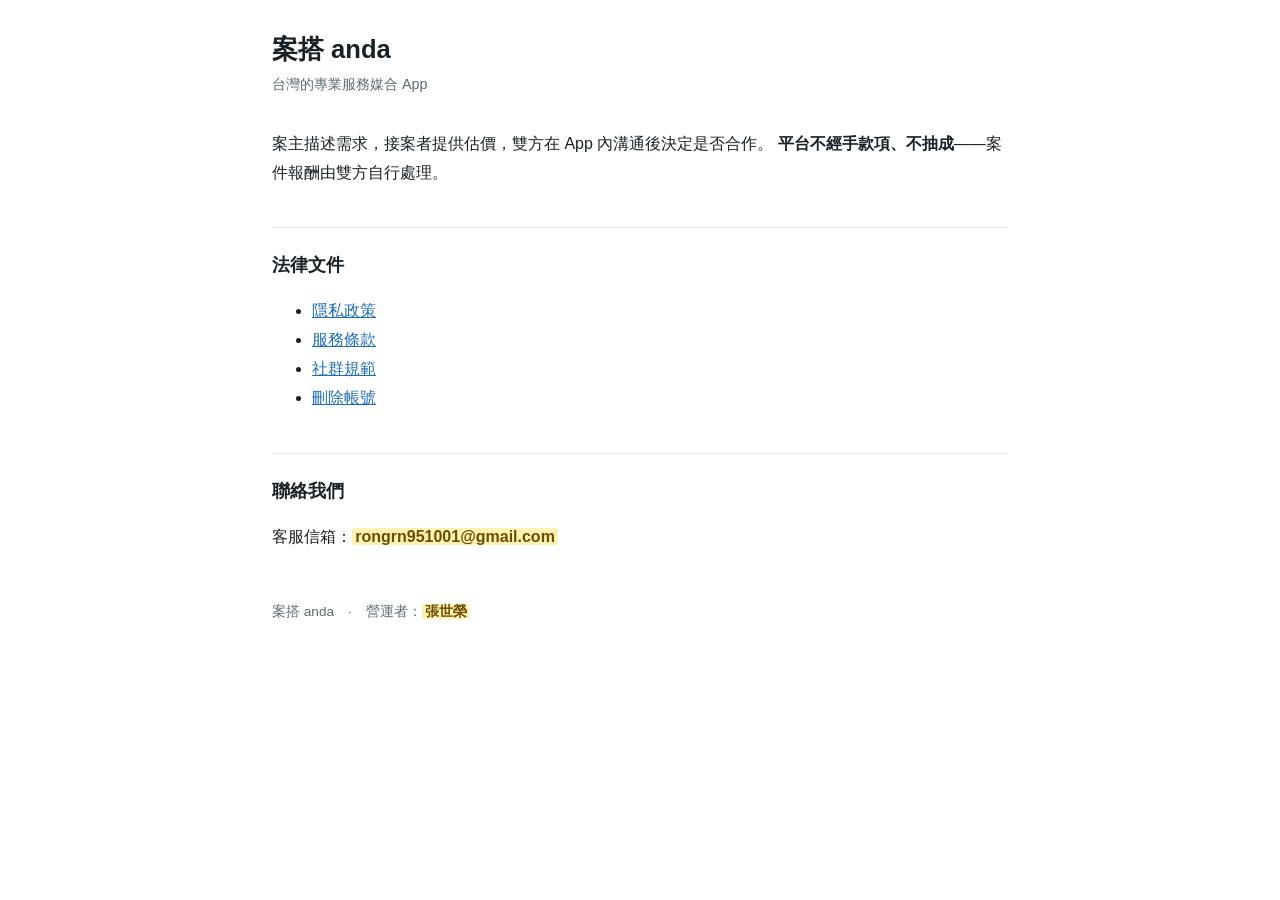
<file: index.html>
<!doctype html>
<html lang="zh-Hant">
  <head>
    <meta charset="utf-8" />
    <meta name="viewport" content="width=device-width, initial-scale=1" />
    <title>案搭 anda</title>
    <link rel="stylesheet" href="style.css" />
  </head>
  <body>
    <main>
      <h1>案搭 anda</h1>
      <p class="meta">台灣的專業服務媒合 App</p>

      <p>
        案主描述需求，接案者提供估價，雙方在 App 內溝通後決定是否合作。
        <strong>平台不經手款項、不抽成</strong>——案件報酬由雙方自行處理。
      </p>

      <h2>法律文件</h2>

      <ul>
        <li><a href="privacy.html">隱私政策</a></li>
        <li><a href="terms.html">服務條款</a></li>
        <li><a href="guidelines.html">社群規範</a></li>
        <li><a href="delete-account.html">刪除帳號</a></li>
      </ul>

      <h2>聯絡我們</h2>

      <p>
        客服信箱：<span class="fill">rongrn951001@gmail.com</span>
      </p>

      <footer>
        案搭 anda　·　營運者：<span class="fill">張世榮</span>
      </footer>
    </main>
  </body>
</html>
</file>
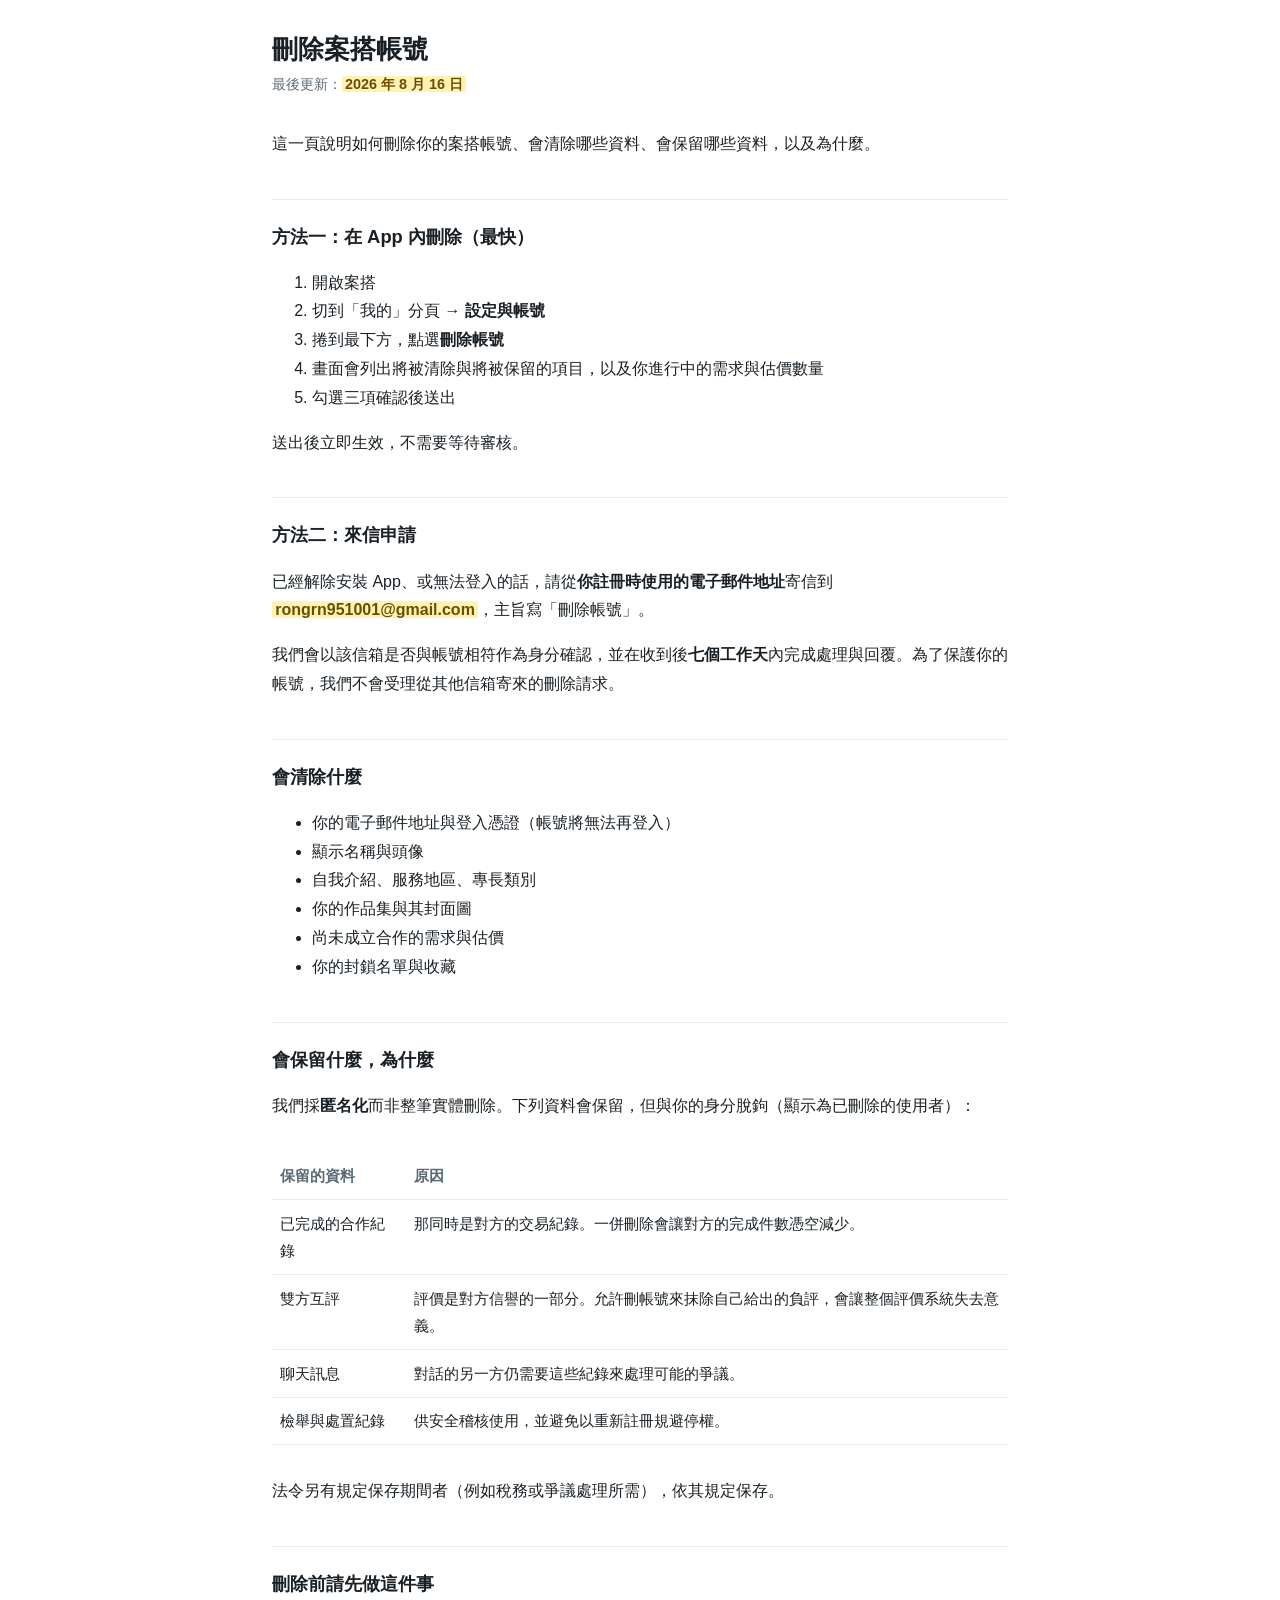
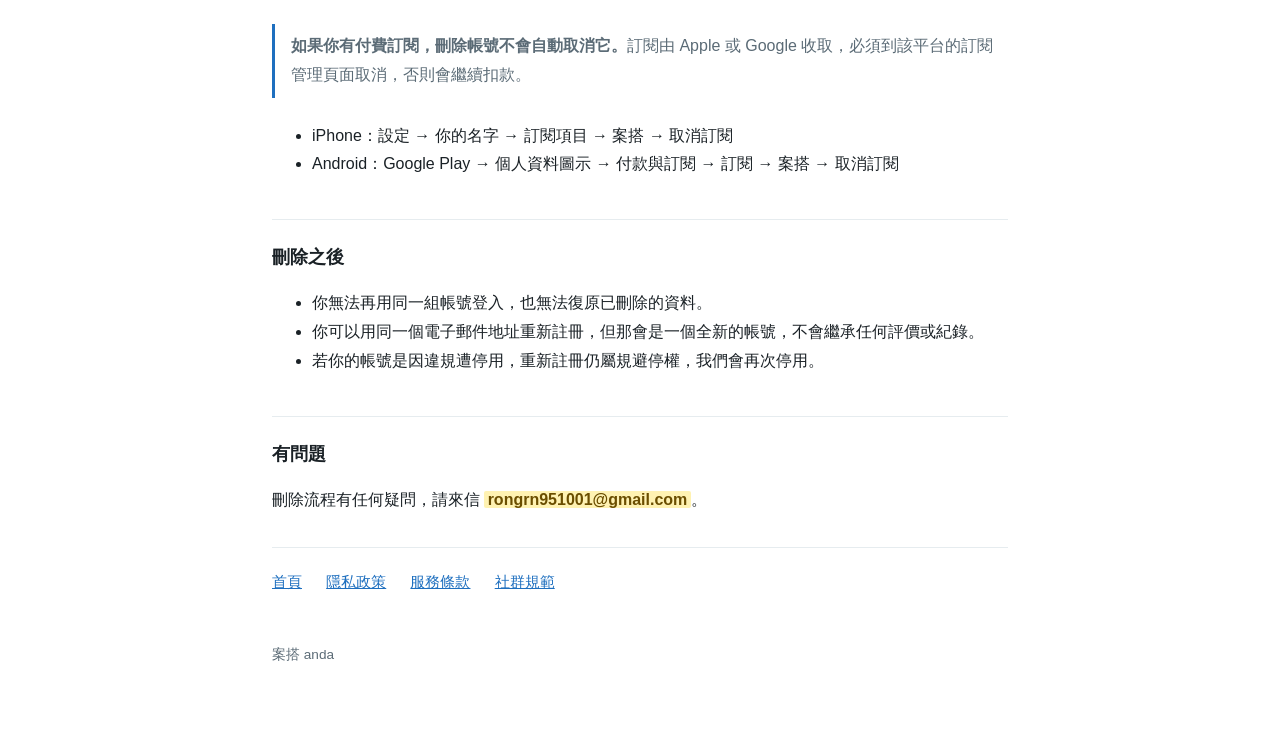
<file: delete-account.html>
<!doctype html>
<html lang="zh-Hant">
  <head>
    <meta charset="utf-8" />
    <meta name="viewport" content="width=device-width, initial-scale=1" />
    <title>刪除帳號｜案搭</title>
    <link rel="stylesheet" href="style.css" />
  </head>
  <body>
    <main>
      <h1>刪除案搭帳號</h1>
      <p class="meta">最後更新：<span class="fill">2026 年 8 月 16 日</span></p>

      <p>
        這一頁說明如何刪除你的案搭帳號、會清除哪些資料、會保留哪些資料，以及為什麼。
      </p>

      <h2>方法一：在 App 內刪除（最快）</h2>

      <ol>
        <li>開啟案搭</li>
        <li>切到「我的」分頁 → <strong>設定與帳號</strong></li>
        <li>捲到最下方，點選<strong>刪除帳號</strong></li>
        <li>畫面會列出將被清除與將被保留的項目，以及你進行中的需求與估價數量</li>
        <li>勾選三項確認後送出</li>
      </ol>

      <p>送出後立即生效，不需要等待審核。</p>

      <h2>方法二：來信申請</h2>

      <p>
        已經解除安裝 App、或無法登入的話，請從<strong>你註冊時使用的電子郵件地址</strong>寄信到
        <span class="fill">rongrn951001@gmail.com</span>，主旨寫「刪除帳號」。
      </p>

      <p>
        我們會以該信箱是否與帳號相符作為身分確認，並在收到後<strong>七個工作天</strong>內完成處理與回覆。為了保護你的帳號，我們不會受理從其他信箱寄來的刪除請求。
      </p>

      <h2>會清除什麼</h2>

      <ul>
        <li>你的電子郵件地址與登入憑證（帳號將無法再登入）</li>
        <li>顯示名稱與頭像</li>
        <li>自我介紹、服務地區、專長類別</li>
        <li>你的作品集與其封面圖</li>
        <li>尚未成立合作的需求與估價</li>
        <li>你的封鎖名單與收藏</li>
      </ul>

      <h2>會保留什麼，為什麼</h2>

      <p>
        我們採<strong>匿名化</strong>而非整筆實體刪除。下列資料會保留，但與你的身分脫鉤（顯示為已刪除的使用者）：
      </p>

      <div class="scroll">
        <table>
          <tr>
            <th>保留的資料</th>
            <th>原因</th>
          </tr>
          <tr>
            <td>已完成的合作紀錄</td>
            <td>那同時是對方的交易紀錄。一併刪除會讓對方的完成件數憑空減少。</td>
          </tr>
          <tr>
            <td>雙方互評</td>
            <td>評價是對方信譽的一部分。允許刪帳號來抹除自己給出的負評，會讓整個評價系統失去意義。</td>
          </tr>
          <tr>
            <td>聊天訊息</td>
            <td>對話的另一方仍需要這些紀錄來處理可能的爭議。</td>
          </tr>
          <tr>
            <td>檢舉與處置紀錄</td>
            <td>供安全稽核使用，並避免以重新註冊規避停權。</td>
          </tr>
        </table>
      </div>

      <p>
        法令另有規定保存期間者（例如稅務或爭議處理所需），依其規定保存。
      </p>

      <h2>刪除前請先做這件事</h2>

      <p class="note">
        <strong>如果你有付費訂閱，刪除帳號不會自動取消它。</strong>訂閱由 Apple 或 Google 收取，必須到該平台的訂閱管理頁面取消，否則會繼續扣款。
      </p>

      <ul>
        <li>
          iPhone：設定 → 你的名字 → 訂閱項目 → 案搭 → 取消訂閱
        </li>
        <li>
          Android：Google Play → 個人資料圖示 → 付款與訂閱 → 訂閱 → 案搭 → 取消訂閱
        </li>
      </ul>

      <h2>刪除之後</h2>

      <ul>
        <li>你無法再用同一組帳號登入，也無法復原已刪除的資料。</li>
        <li>你可以用同一個電子郵件地址重新註冊，但那會是一個全新的帳號，不會繼承任何評價或紀錄。</li>
        <li>若你的帳號是因違規遭停用，重新註冊仍屬規避停權，我們會再次停用。</li>
      </ul>

      <h2>有問題</h2>

      <p>
        刪除流程有任何疑問，請來信 <span class="fill">rongrn951001@gmail.com</span>。
      </p>

      <nav>
        <a href="index.html">首頁</a>
        <a href="privacy.html">隱私政策</a>
        <a href="terms.html">服務條款</a>
        <a href="guidelines.html">社群規範</a>
      </nav>

      <footer>案搭 anda</footer>
    </main>
  </body>
</html>
</file>
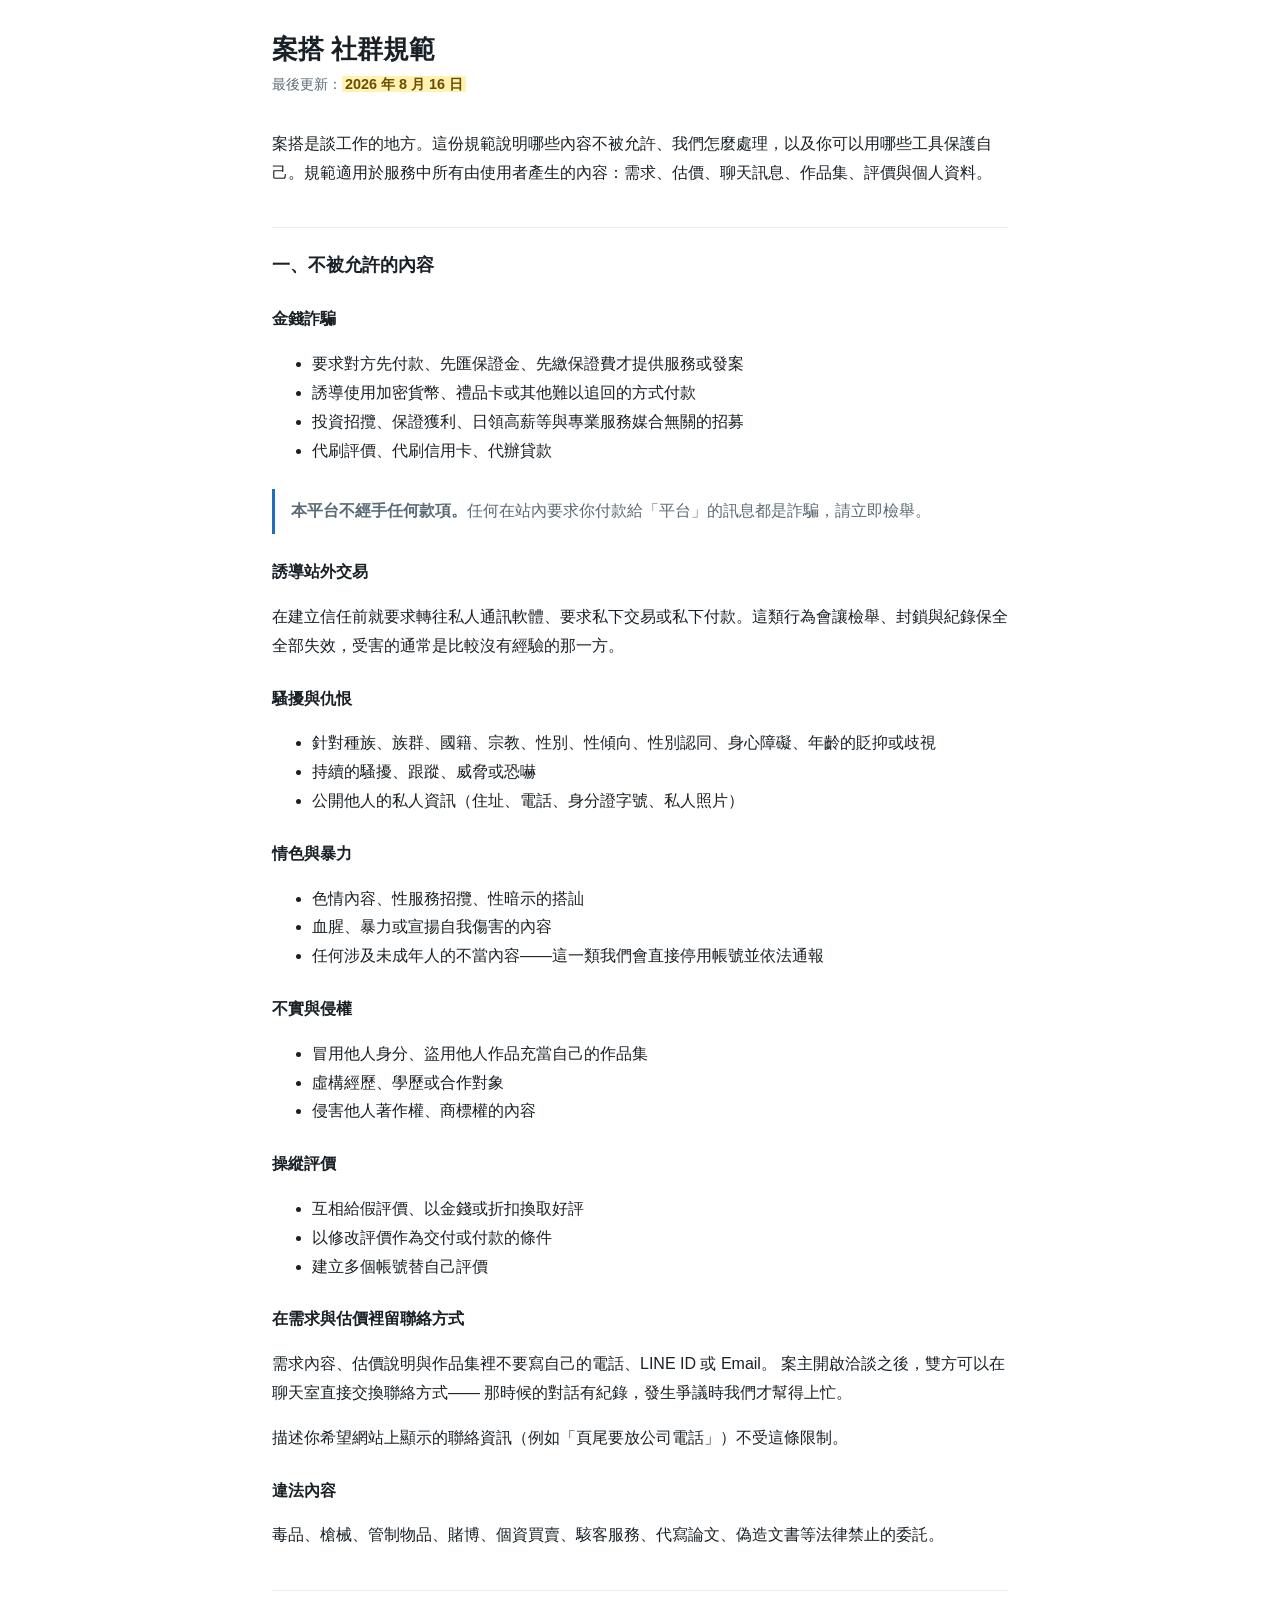
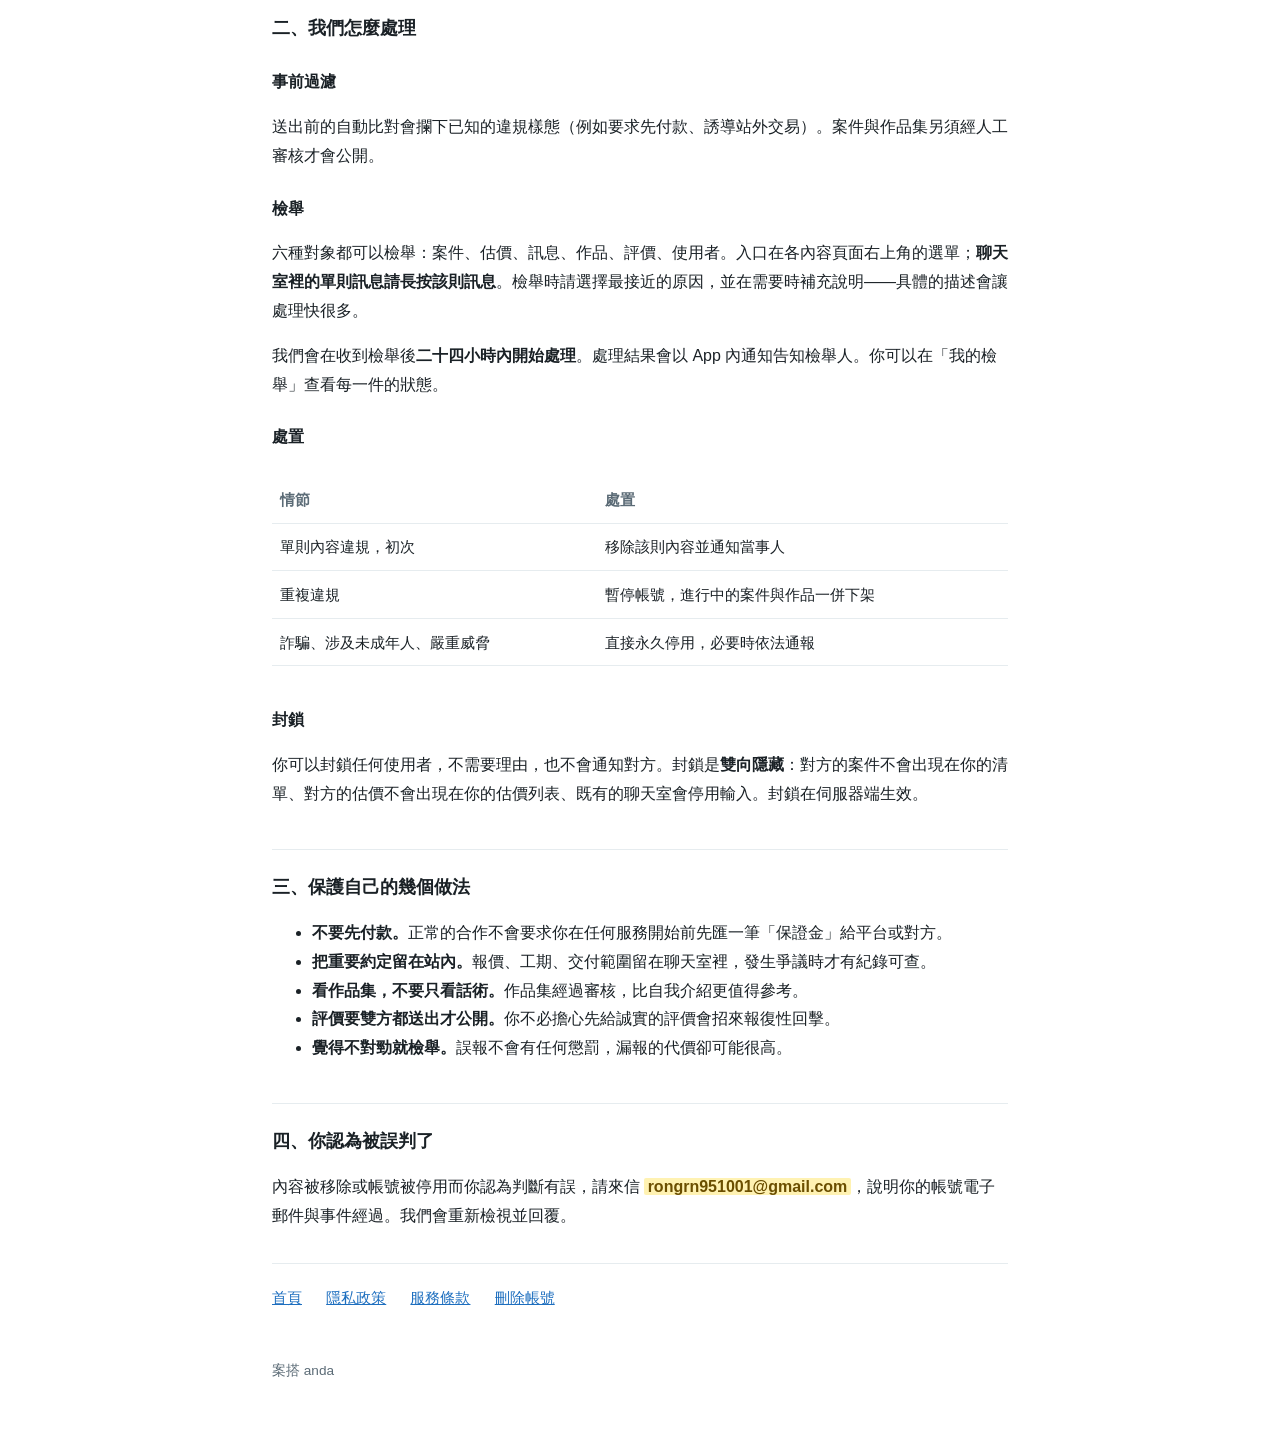
<file: guidelines.html>
<!doctype html>
<html lang="zh-Hant">
  <head>
    <meta charset="utf-8" />
    <meta name="viewport" content="width=device-width, initial-scale=1" />
    <title>社群規範｜案搭</title>
    <link rel="stylesheet" href="style.css" />
  </head>
  <body>
    <main>
      <h1>案搭 社群規範</h1>
      <p class="meta">最後更新：<span class="fill">2026 年 8 月 16 日</span></p>

      <p>
        案搭是談工作的地方。這份規範說明哪些內容不被允許、我們怎麼處理，以及你可以用哪些工具保護自己。規範適用於服務中所有由使用者產生的內容：需求、估價、聊天訊息、作品集、評價與個人資料。
      </p>

      <h2>一、不被允許的內容</h2>

      <h3>金錢詐騙</h3>
      <ul>
        <li>要求對方先付款、先匯保證金、先繳保證費才提供服務或發案</li>
        <li>誘導使用加密貨幣、禮品卡或其他難以追回的方式付款</li>
        <li>投資招攬、保證獲利、日領高薪等與專業服務媒合無關的招募</li>
        <li>代刷評價、代刷信用卡、代辦貸款</li>
      </ul>

      <p class="note">
        <strong>本平台不經手任何款項。</strong>任何在站內要求你付款給「平台」的訊息都是詐騙，請立即檢舉。
      </p>

      <h3>誘導站外交易</h3>
      <p>
        在建立信任前就要求轉往私人通訊軟體、要求私下交易或私下付款。這類行為會讓檢舉、封鎖與紀錄保全全部失效，受害的通常是比較沒有經驗的那一方。
      </p>

      <h3>騷擾與仇恨</h3>
      <ul>
        <li>針對種族、族群、國籍、宗教、性別、性傾向、性別認同、身心障礙、年齡的貶抑或歧視</li>
        <li>持續的騷擾、跟蹤、威脅或恐嚇</li>
        <li>公開他人的私人資訊（住址、電話、身分證字號、私人照片）</li>
      </ul>

      <h3>情色與暴力</h3>
      <ul>
        <li>色情內容、性服務招攬、性暗示的搭訕</li>
        <li>血腥、暴力或宣揚自我傷害的內容</li>
        <li>任何涉及未成年人的不當內容——這一類我們會直接停用帳號並依法通報</li>
      </ul>

      <h3>不實與侵權</h3>
      <ul>
        <li>冒用他人身分、盜用他人作品充當自己的作品集</li>
        <li>虛構經歷、學歷或合作對象</li>
        <li>侵害他人著作權、商標權的內容</li>
      </ul>

      <h3>操縱評價</h3>
      <ul>
        <li>互相給假評價、以金錢或折扣換取好評</li>
        <li>以修改評價作為交付或付款的條件</li>
        <li>建立多個帳號替自己評價</li>
      </ul>

      <h3>在需求與估價裡留聯絡方式</h3>
      <p>
        需求內容、估價說明與作品集裡不要寫自己的電話、LINE ID 或 Email。
        案主開啟洽談之後，雙方可以在聊天室直接交換聯絡方式——
        那時候的對話有紀錄，發生爭議時我們才幫得上忙。
      </p>
      <p>
        描述你希望網站上顯示的聯絡資訊（例如「頁尾要放公司電話」）不受這條限制。
      </p>

      <h3>違法內容</h3>
      <p>
        毒品、槍械、管制物品、賭博、個資買賣、駭客服務、代寫論文、偽造文書等法律禁止的委託。
      </p>

      <h2>二、我們怎麼處理</h2>

      <h3>事前過濾</h3>
      <p>
        送出前的自動比對會攔下已知的違規樣態（例如要求先付款、誘導站外交易）。案件與作品集另須經人工審核才會公開。
      </p>

      <h3>檢舉</h3>
      <p>
        六種對象都可以檢舉：案件、估價、訊息、作品、評價、使用者。入口在各內容頁面右上角的選單；<strong>聊天室裡的單則訊息請長按該則訊息</strong>。檢舉時請選擇最接近的原因，並在需要時補充說明——具體的描述會讓處理快很多。
      </p>

      <p>
        我們會在收到檢舉後<strong>二十四小時內開始處理</strong>。處理結果會以 App 內通知告知檢舉人。你可以在「我的檢舉」查看每一件的狀態。
      </p>

      <h3>處置</h3>
      <div class="scroll">
        <table>
          <tr>
            <th>情節</th>
            <th>處置</th>
          </tr>
          <tr>
            <td>單則內容違規，初次</td>
            <td>移除該則內容並通知當事人</td>
          </tr>
          <tr>
            <td>重複違規</td>
            <td>暫停帳號，進行中的案件與作品一併下架</td>
          </tr>
          <tr>
            <td>詐騙、涉及未成年人、嚴重威脅</td>
            <td>直接永久停用，必要時依法通報</td>
          </tr>
        </table>
      </div>

      <h3>封鎖</h3>
      <p>
        你可以封鎖任何使用者，不需要理由，也不會通知對方。封鎖是<strong>雙向隱藏</strong>：對方的案件不會出現在你的清單、對方的估價不會出現在你的估價列表、既有的聊天室會停用輸入。封鎖在伺服器端生效。
      </p>

      <h2>三、保護自己的幾個做法</h2>

      <ul>
        <li><strong>不要先付款。</strong>正常的合作不會要求你在任何服務開始前先匯一筆「保證金」給平台或對方。</li>
        <li><strong>把重要約定留在站內。</strong>報價、工期、交付範圍留在聊天室裡，發生爭議時才有紀錄可查。</li>
        <li><strong>看作品集，不要只看話術。</strong>作品集經過審核，比自我介紹更值得參考。</li>
        <li><strong>評價要雙方都送出才公開。</strong>你不必擔心先給誠實的評價會招來報復性回擊。</li>
        <li><strong>覺得不對勁就檢舉。</strong>誤報不會有任何懲罰，漏報的代價卻可能很高。</li>
      </ul>

      <h2>四、你認為被誤判了</h2>

      <p>
        內容被移除或帳號被停用而你認為判斷有誤，請來信 <span class="fill">rongrn951001@gmail.com</span>，說明你的帳號電子郵件與事件經過。我們會重新檢視並回覆。
      </p>

      <nav>
        <a href="index.html">首頁</a>
        <a href="privacy.html">隱私政策</a>
        <a href="terms.html">服務條款</a>
        <a href="delete-account.html">刪除帳號</a>
      </nav>

      <footer>案搭 anda</footer>
    </main>
  </body>
</html>
</file>
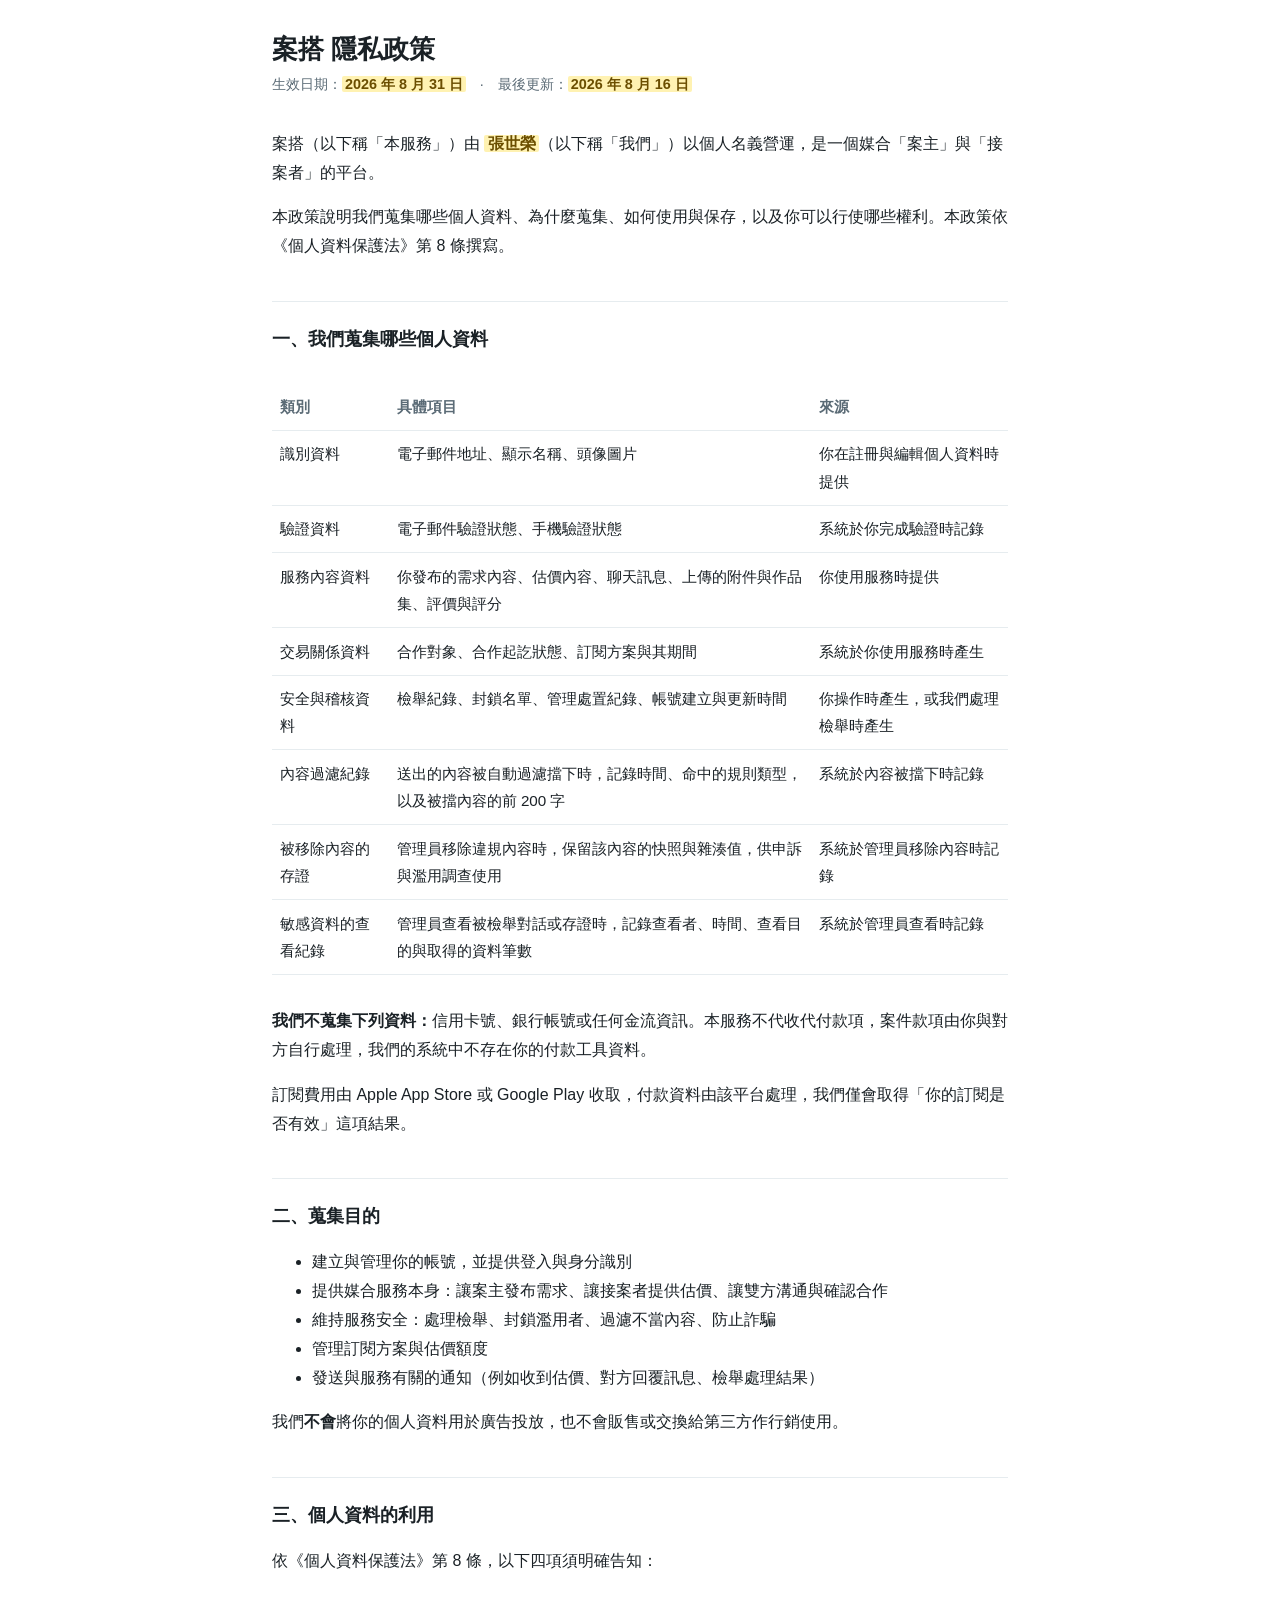
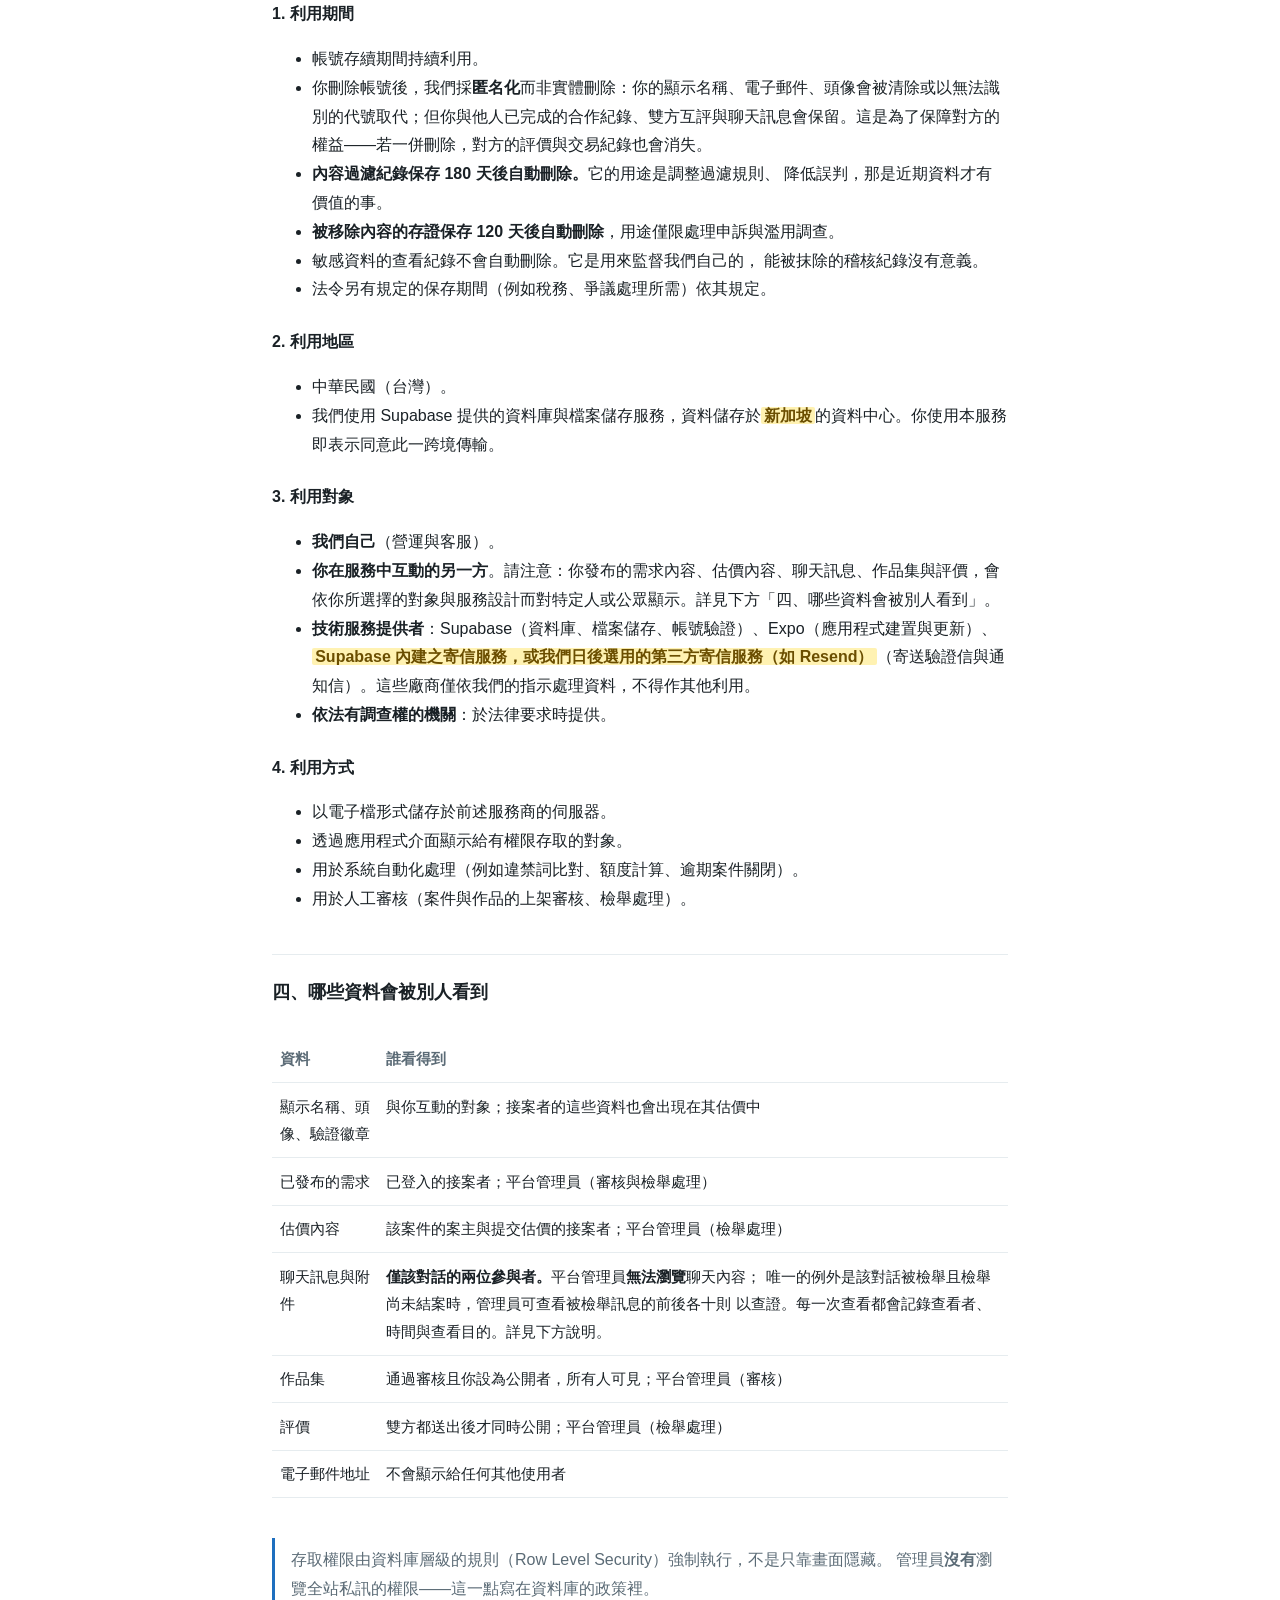
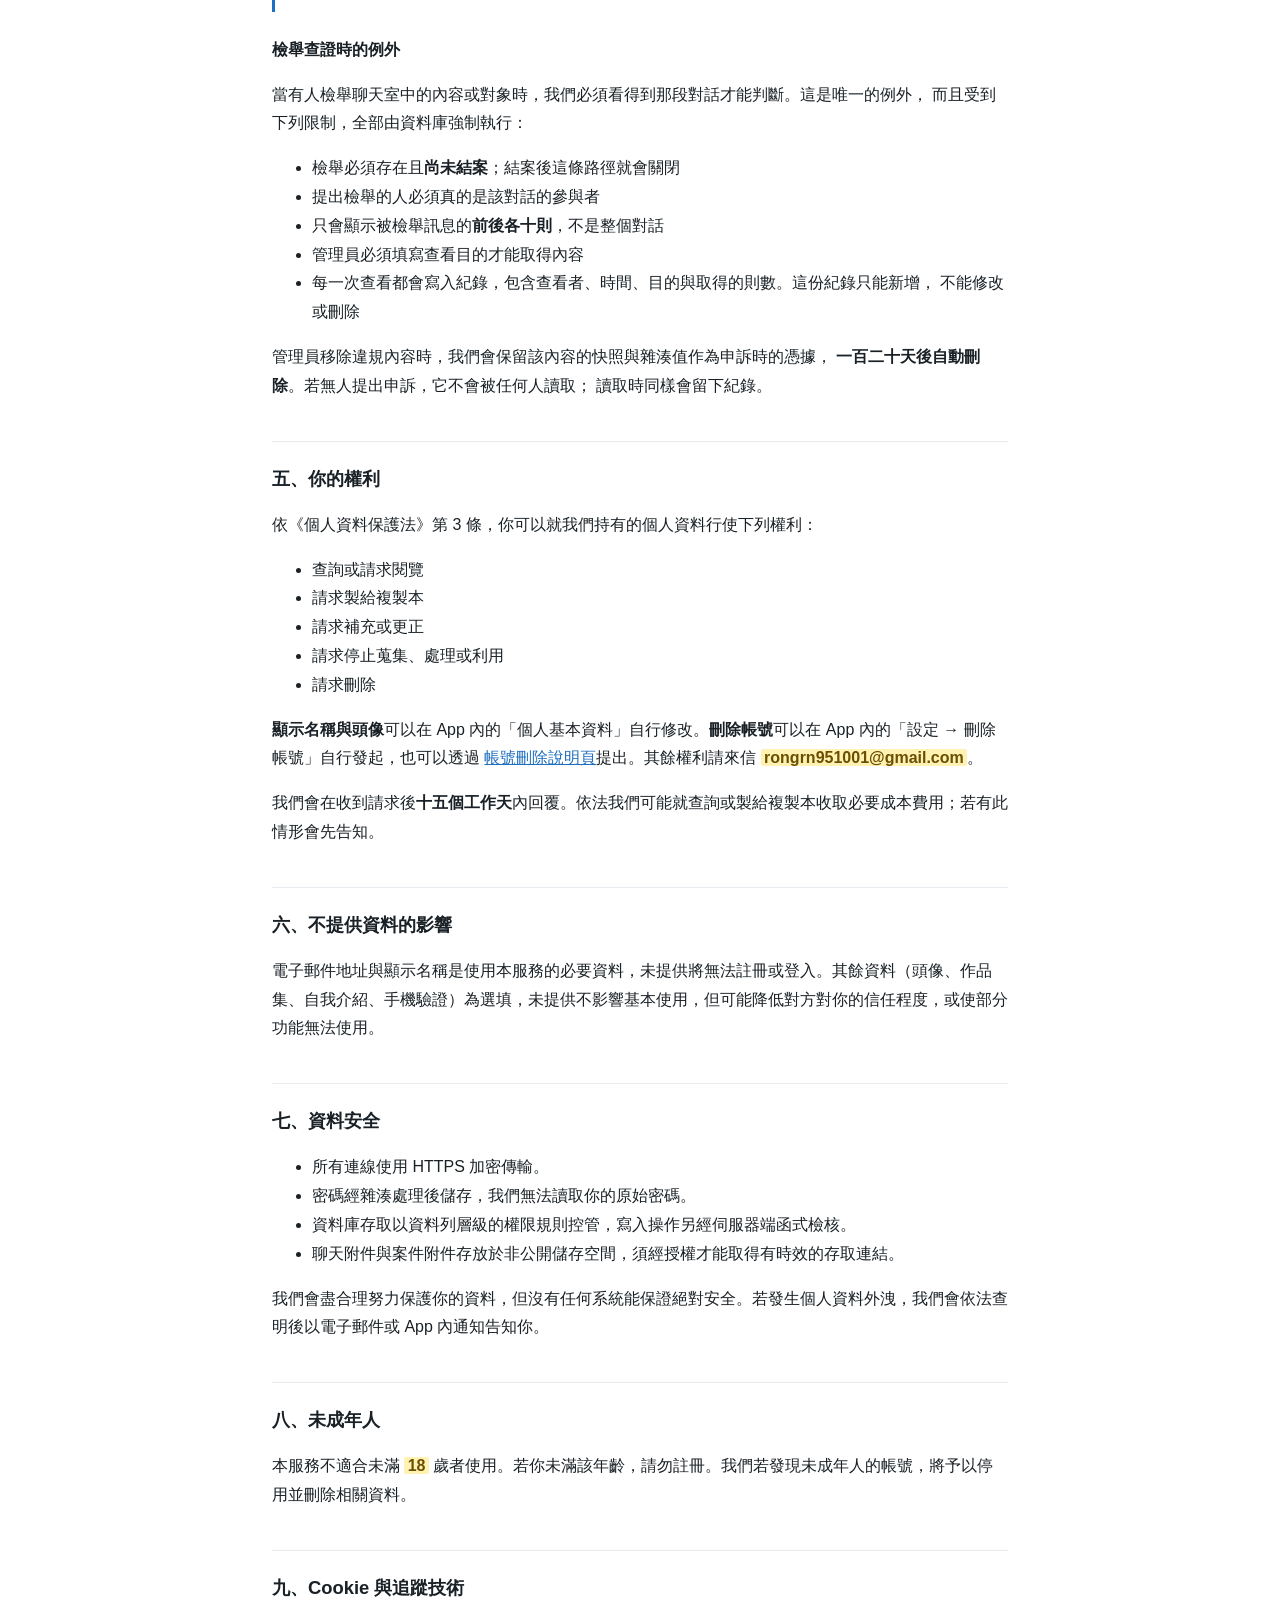
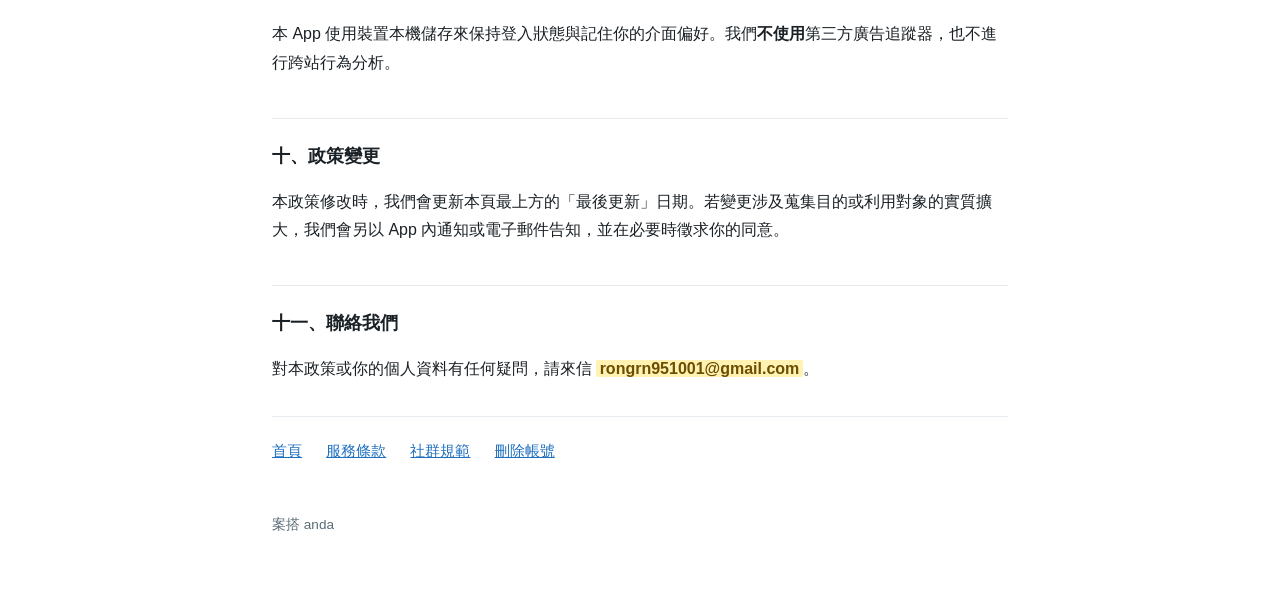
<file: privacy.html>
<!doctype html>
<html lang="zh-Hant">
  <head>
    <meta charset="utf-8" />
    <meta name="viewport" content="width=device-width, initial-scale=1" />
    <title>隱私政策｜案搭</title>
    <link rel="stylesheet" href="style.css" />
  </head>
  <body>
    <main>
      <h1>案搭 隱私政策</h1>
      <p class="meta">
        生效日期：<span class="fill">2026 年 8 月 31 日</span>　·　最後更新：<span class="fill">2026 年 8 月 16 日</span>
      </p>

      <p>
        案搭（以下稱「本服務」）由 <span class="fill">張世榮</span>（以下稱「我們」）以個人名義營運，是一個媒合「案主」與「接案者」的平台。
      </p>

      <p>
        本政策說明我們蒐集哪些個人資料、為什麼蒐集、如何使用與保存，以及你可以行使哪些權利。本政策依《個人資料保護法》第 8 條撰寫。
      </p>

      <h2>一、我們蒐集哪些個人資料</h2>

      <div class="scroll">
        <table>
          <tr>
            <th>類別</th>
            <th>具體項目</th>
            <th>來源</th>
          </tr>
          <tr>
            <td>識別資料</td>
            <td>電子郵件地址、顯示名稱、頭像圖片</td>
            <td>你在註冊與編輯個人資料時提供</td>
          </tr>
          <tr>
            <td>驗證資料</td>
            <td>電子郵件驗證狀態、手機驗證狀態</td>
            <td>系統於你完成驗證時記錄</td>
          </tr>
          <tr>
            <td>服務內容資料</td>
            <td>
              你發布的需求內容、估價內容、聊天訊息、上傳的附件與作品集、評價與評分
            </td>
            <td>你使用服務時提供</td>
          </tr>
          <tr>
            <td>交易關係資料</td>
            <td>合作對象、合作起訖狀態、訂閱方案與其期間</td>
            <td>系統於你使用服務時產生</td>
          </tr>
          <tr>
            <td>安全與稽核資料</td>
            <td>檢舉紀錄、封鎖名單、管理處置紀錄、帳號建立與更新時間</td>
            <td>你操作時產生，或我們處理檢舉時產生</td>
          </tr>
          <tr>
            <td>內容過濾紀錄</td>
            <td>
              送出的內容被自動過濾擋下時，記錄時間、命中的規則類型，以及被擋內容的前 200 字
            </td>
            <td>系統於內容被擋下時記錄</td>
          </tr>
          <tr>
            <td>被移除內容的存證</td>
            <td>
              管理員移除違規內容時，保留該內容的快照與雜湊值，供申訴與濫用調查使用
            </td>
            <td>系統於管理員移除內容時記錄</td>
          </tr>
          <tr>
            <td>敏感資料的查看紀錄</td>
            <td>
              管理員查看被檢舉對話或存證時，記錄查看者、時間、查看目的與取得的資料筆數
            </td>
            <td>系統於管理員查看時記錄</td>
          </tr>
        </table>
      </div>

      <p>
        <strong>我們不蒐集下列資料：</strong>信用卡號、銀行帳號或任何金流資訊。本服務不代收代付款項，案件款項由你與對方自行處理，我們的系統中不存在你的付款工具資料。
      </p>

      <p>
        訂閱費用由 Apple App Store 或 Google Play 收取，付款資料由該平台處理，我們僅會取得「你的訂閱是否有效」這項結果。
      </p>

      <h2>二、蒐集目的</h2>

      <ul>
        <li>建立與管理你的帳號，並提供登入與身分識別</li>
        <li>提供媒合服務本身：讓案主發布需求、讓接案者提供估價、讓雙方溝通與確認合作</li>
        <li>維持服務安全：處理檢舉、封鎖濫用者、過濾不當內容、防止詐騙</li>
        <li>管理訂閱方案與估價額度</li>
        <li>發送與服務有關的通知（例如收到估價、對方回覆訊息、檢舉處理結果）</li>
      </ul>

      <p>
        我們<strong>不會</strong>將你的個人資料用於廣告投放，也不會販售或交換給第三方作行銷使用。
      </p>

      <h2>三、個人資料的利用</h2>

      <p>依《個人資料保護法》第 8 條，以下四項須明確告知：</p>

      <h3>1. 利用期間</h3>
      <ul>
        <li>帳號存續期間持續利用。</li>
        <li>
          你刪除帳號後，我們採<strong>匿名化</strong>而非實體刪除：你的顯示名稱、電子郵件、頭像會被清除或以無法識別的代號取代；但你與他人已完成的合作紀錄、雙方互評與聊天訊息會保留。這是為了保障對方的權益——若一併刪除，對方的評價與交易紀錄也會消失。
        </li>
        <li>
          <strong>內容過濾紀錄保存 180 天後自動刪除。</strong>它的用途是調整過濾規則、
          降低誤判，那是近期資料才有價值的事。
        </li>
        <li>
          <strong>被移除內容的存證保存 120 天後自動刪除</strong>，用途僅限處理申訴與濫用調查。
        </li>
        <li>
          敏感資料的查看紀錄不會自動刪除。它是用來監督我們自己的，
          能被抹除的稽核紀錄沒有意義。
        </li>
        <li>
          法令另有規定的保存期間（例如稅務、爭議處理所需）依其規定。
        </li>
      </ul>

      <h3>2. 利用地區</h3>
      <ul>
        <li>中華民國（台灣）。</li>
        <li>
          我們使用 Supabase 提供的資料庫與檔案儲存服務，資料儲存於<span class="fill">新加坡</span>的資料中心。你使用本服務即表示同意此一跨境傳輸。
        </li>
      </ul>

      <h3>3. 利用對象</h3>
      <ul>
        <li><strong>我們自己</strong>（營運與客服）。</li>
        <li>
          <strong>你在服務中互動的另一方</strong>。請注意：你發布的需求內容、估價內容、聊天訊息、作品集與評價，會依你所選擇的對象與服務設計而對特定人或公眾顯示。詳見下方「四、哪些資料會被別人看到」。
        </li>
        <li>
          <strong>技術服務提供者</strong>：Supabase（資料庫、檔案儲存、帳號驗證）、Expo（應用程式建置與更新）、<span class="fill">Supabase 內建之寄信服務，或我們日後選用的第三方寄信服務（如 Resend）</span>（寄送驗證信與通知信）。這些廠商僅依我們的指示處理資料，不得作其他利用。
        </li>
        <li>
          <strong>依法有調查權的機關</strong>：於法律要求時提供。
        </li>
      </ul>

      <h3>4. 利用方式</h3>
      <ul>
        <li>以電子檔形式儲存於前述服務商的伺服器。</li>
        <li>透過應用程式介面顯示給有權限存取的對象。</li>
        <li>用於系統自動化處理（例如違禁詞比對、額度計算、逾期案件關閉）。</li>
        <li>用於人工審核（案件與作品的上架審核、檢舉處理）。</li>
      </ul>

      <h2>四、哪些資料會被別人看到</h2>

      <div class="scroll">
        <table>
          <tr>
            <th>資料</th>
            <th>誰看得到</th>
          </tr>
          <tr>
            <td>顯示名稱、頭像、驗證徽章</td>
            <td>與你互動的對象；接案者的這些資料也會出現在其估價中</td>
          </tr>
          <tr>
            <td>已發布的需求</td>
            <td>已登入的接案者；平台管理員（審核與檢舉處理）</td>
          </tr>
          <tr>
            <td>估價內容</td>
            <td>該案件的案主與提交估價的接案者；平台管理員（檢舉處理）</td>
          </tr>
          <tr>
            <td>聊天訊息與附件</td>
            <td>
              <strong>僅該對話的兩位參與者。</strong>平台管理員<strong>無法瀏覽</strong>聊天內容；
              唯一的例外是該對話被檢舉且檢舉尚未結案時，管理員可查看被檢舉訊息的前後各十則
              以查證。每一次查看都會記錄查看者、時間與查看目的。詳見下方說明。
            </td>
          </tr>
          <tr>
            <td>作品集</td>
            <td>通過審核且你設為公開者，所有人可見；平台管理員（審核）</td>
          </tr>
          <tr>
            <td>評價</td>
            <td>雙方都送出後才同時公開；平台管理員（檢舉處理）</td>
          </tr>
          <tr>
            <td>電子郵件地址</td>
            <td>不會顯示給任何其他使用者</td>
          </tr>
        </table>
      </div>

      <p class="note">
        存取權限由資料庫層級的規則（Row Level Security）強制執行，不是只靠畫面隱藏。
        管理員<strong>沒有</strong>瀏覽全站私訊的權限——這一點寫在資料庫的政策裡。
      </p>

      <h3>檢舉查證時的例外</h3>

      <p>
        當有人檢舉聊天室中的內容或對象時，我們必須看得到那段對話才能判斷。這是唯一的例外，
        而且受到下列限制，全部由資料庫強制執行：
      </p>

      <ul>
        <li>檢舉必須存在且<strong>尚未結案</strong>；結案後這條路徑就會關閉</li>
        <li>提出檢舉的人必須真的是該對話的參與者</li>
        <li>只會顯示被檢舉訊息的<strong>前後各十則</strong>，不是整個對話</li>
        <li>管理員必須填寫查看目的才能取得內容</li>
        <li>
          每一次查看都會寫入紀錄，包含查看者、時間、目的與取得的則數。這份紀錄只能新增，
          不能修改或刪除
        </li>
      </ul>

      <p>
        管理員移除違規內容時，我們會保留該內容的快照與雜湊值作為申訴時的憑據，
        <strong>一百二十天後自動刪除</strong>。若無人提出申訴，它不會被任何人讀取；
        讀取時同樣會留下紀錄。
      </p>

      <h2>五、你的權利</h2>

      <p>依《個人資料保護法》第 3 條，你可以就我們持有的個人資料行使下列權利：</p>

      <ul>
        <li>查詢或請求閱覽</li>
        <li>請求製給複製本</li>
        <li>請求補充或更正</li>
        <li>請求停止蒐集、處理或利用</li>
        <li>請求刪除</li>
      </ul>

      <p>
        <strong>顯示名稱與頭像</strong>可以在 App 內的「個人基本資料」自行修改。<strong>刪除帳號</strong>可以在 App 內的「設定 → 刪除帳號」自行發起，也可以透過
        <a href="delete-account.html">帳號刪除說明頁</a>提出。其餘權利請來信
        <span class="fill">rongrn951001@gmail.com</span>。
      </p>

      <p>
        我們會在收到請求後<strong>十五個工作天</strong>內回覆。依法我們可能就查詢或製給複製本收取必要成本費用；若有此情形會先告知。
      </p>

      <h2>六、不提供資料的影響</h2>

      <p>
        電子郵件地址與顯示名稱是使用本服務的必要資料，未提供將無法註冊或登入。其餘資料（頭像、作品集、自我介紹、手機驗證）為選填，未提供不影響基本使用，但可能降低對方對你的信任程度，或使部分功能無法使用。
      </p>

      <h2>七、資料安全</h2>

      <ul>
        <li>所有連線使用 HTTPS 加密傳輸。</li>
        <li>密碼經雜湊處理後儲存，我們無法讀取你的原始密碼。</li>
        <li>資料庫存取以資料列層級的權限規則控管，寫入操作另經伺服器端函式檢核。</li>
        <li>聊天附件與案件附件存放於非公開儲存空間，須經授權才能取得有時效的存取連結。</li>
      </ul>

      <p>
        我們會盡合理努力保護你的資料，但沒有任何系統能保證絕對安全。若發生個人資料外洩，我們會依法查明後以電子郵件或 App 內通知告知你。
      </p>

      <h2>八、未成年人</h2>

      <p>
        本服務不適合未滿 <span class="fill">18</span> 歲者使用。若你未滿該年齡，請勿註冊。我們若發現未成年人的帳號，將予以停用並刪除相關資料。
      </p>

      <h2>九、Cookie 與追蹤技術</h2>

      <p>
        本 App 使用裝置本機儲存來保持登入狀態與記住你的介面偏好。我們<strong>不使用</strong>第三方廣告追蹤器，也不進行跨站行為分析。
      </p>

      <h2>十、政策變更</h2>

      <p>
        本政策修改時，我們會更新本頁最上方的「最後更新」日期。若變更涉及蒐集目的或利用對象的實質擴大，我們會另以 App 內通知或電子郵件告知，並在必要時徵求你的同意。
      </p>

      <h2>十一、聯絡我們</h2>

      <p>
        對本政策或你的個人資料有任何疑問，請來信 <span class="fill">rongrn951001@gmail.com</span>。
      </p>

      <nav>
        <a href="index.html">首頁</a>
        <a href="terms.html">服務條款</a>
        <a href="guidelines.html">社群規範</a>
        <a href="delete-account.html">刪除帳號</a>
      </nav>

      <footer>案搭 anda</footer>
    </main>
  </body>
</html>
</file>
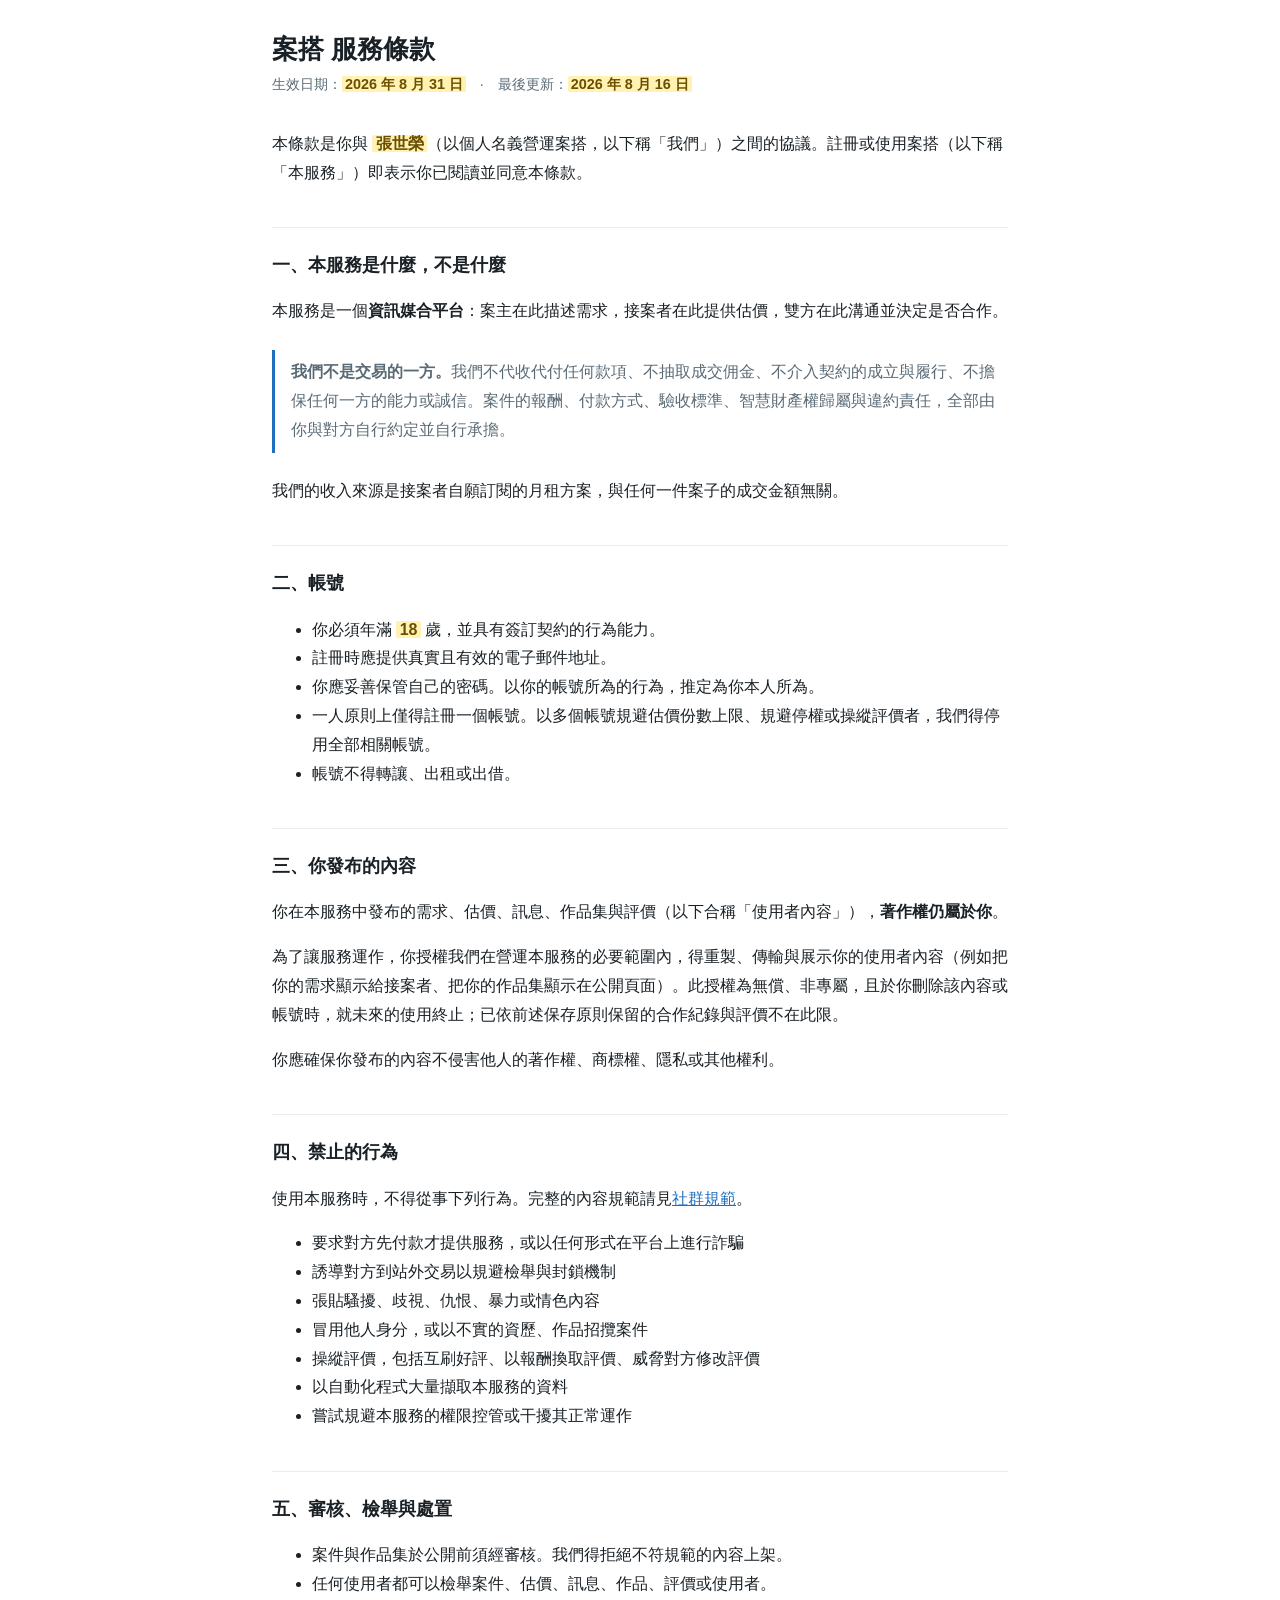
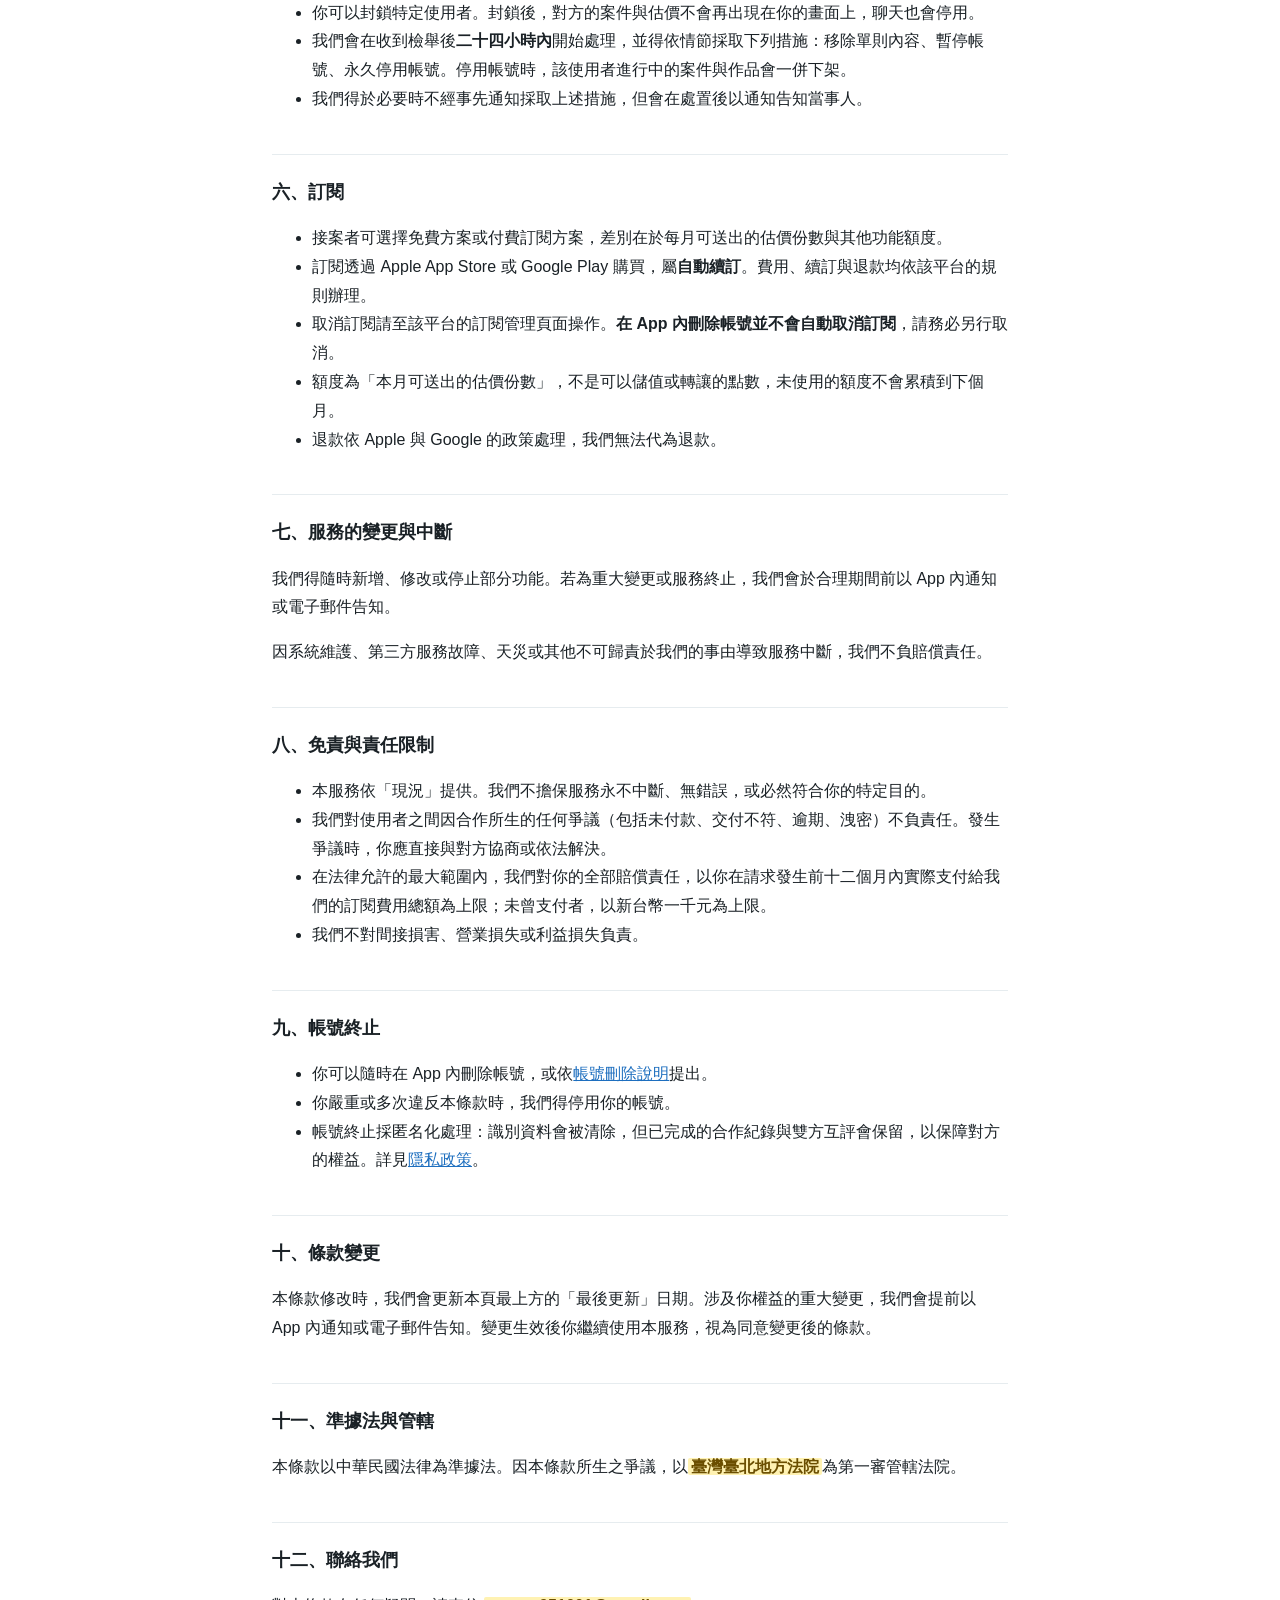
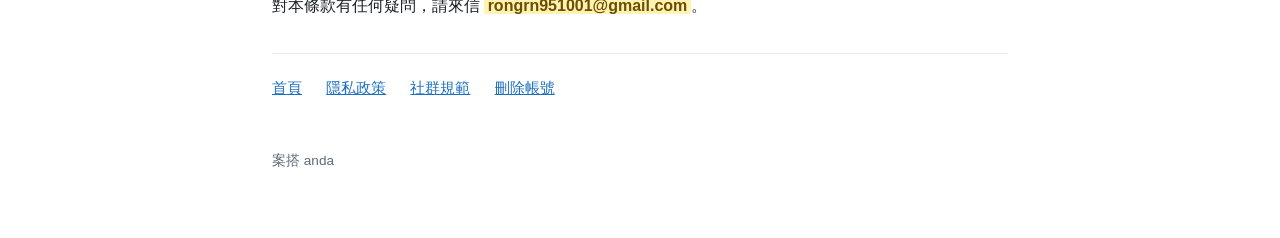
<file: terms.html>
<!doctype html>
<html lang="zh-Hant">
  <head>
    <meta charset="utf-8" />
    <meta name="viewport" content="width=device-width, initial-scale=1" />
    <title>服務條款｜案搭</title>
    <link rel="stylesheet" href="style.css" />
  </head>
  <body>
    <main>
      <h1>案搭 服務條款</h1>
      <p class="meta">
        生效日期：<span class="fill">2026 年 8 月 31 日</span>　·　最後更新：<span class="fill">2026 年 8 月 16 日</span>
      </p>

      <p>
        本條款是你與 <span class="fill">張世榮</span>（以個人名義營運案搭，以下稱「我們」）之間的協議。註冊或使用案搭（以下稱「本服務」）即表示你已閱讀並同意本條款。
      </p>

      <h2>一、本服務是什麼，不是什麼</h2>

      <p>
        本服務是一個<strong>資訊媒合平台</strong>：案主在此描述需求，接案者在此提供估價，雙方在此溝通並決定是否合作。
      </p>

      <p class="note">
        <strong>我們不是交易的一方。</strong>我們不代收代付任何款項、不抽取成交佣金、不介入契約的成立與履行、不擔保任何一方的能力或誠信。案件的報酬、付款方式、驗收標準、智慧財產權歸屬與違約責任，全部由你與對方自行約定並自行承擔。
      </p>

      <p>
        我們的收入來源是接案者自願訂閱的月租方案，與任何一件案子的成交金額無關。
      </p>

      <h2>二、帳號</h2>

      <ul>
        <li>你必須年滿 <span class="fill">18</span> 歲，並具有簽訂契約的行為能力。</li>
        <li>註冊時應提供真實且有效的電子郵件地址。</li>
        <li>你應妥善保管自己的密碼。以你的帳號所為的行為，推定為你本人所為。</li>
        <li>一人原則上僅得註冊一個帳號。以多個帳號規避估價份數上限、規避停權或操縱評價者，我們得停用全部相關帳號。</li>
        <li>帳號不得轉讓、出租或出借。</li>
      </ul>

      <h2>三、你發布的內容</h2>

      <p>
        你在本服務中發布的需求、估價、訊息、作品集與評價（以下合稱「使用者內容」），<strong>著作權仍屬於你</strong>。
      </p>

      <p>
        為了讓服務運作，你授權我們在營運本服務的必要範圍內，得重製、傳輸與展示你的使用者內容（例如把你的需求顯示給接案者、把你的作品集顯示在公開頁面）。此授權為無償、非專屬，且於你刪除該內容或帳號時，就未來的使用終止；已依前述保存原則保留的合作紀錄與評價不在此限。
      </p>

      <p>你應確保你發布的內容不侵害他人的著作權、商標權、隱私或其他權利。</p>

      <h2>四、禁止的行為</h2>

      <p>
        使用本服務時，不得從事下列行為。完整的內容規範請見<a href="guidelines.html">社群規範</a>。
      </p>

      <ul>
        <li>要求對方先付款才提供服務，或以任何形式在平台上進行詐騙</li>
        <li>誘導對方到站外交易以規避檢舉與封鎖機制</li>
        <li>張貼騷擾、歧視、仇恨、暴力或情色內容</li>
        <li>冒用他人身分，或以不實的資歷、作品招攬案件</li>
        <li>操縱評價，包括互刷好評、以報酬換取評價、威脅對方修改評價</li>
        <li>以自動化程式大量擷取本服務的資料</li>
        <li>嘗試規避本服務的權限控管或干擾其正常運作</li>
      </ul>

      <h2>五、審核、檢舉與處置</h2>

      <ul>
        <li>案件與作品集於公開前須經審核。我們得拒絕不符規範的內容上架。</li>
        <li>任何使用者都可以檢舉案件、估價、訊息、作品、評價或使用者。</li>
        <li>你可以封鎖特定使用者。封鎖後，對方的案件與估價不會再出現在你的畫面上，聊天也會停用。</li>
        <li>
          我們會在收到檢舉後<strong>二十四小時內</strong>開始處理，並得依情節採取下列措施：移除單則內容、暫停帳號、永久停用帳號。停用帳號時，該使用者進行中的案件與作品會一併下架。
        </li>
        <li>我們得於必要時不經事先通知採取上述措施，但會在處置後以通知告知當事人。</li>
      </ul>

      <h2>六、訂閱</h2>

      <ul>
        <li>接案者可選擇免費方案或付費訂閱方案，差別在於每月可送出的估價份數與其他功能額度。</li>
        <li>
          訂閱透過 Apple App Store 或 Google Play 購買，屬<strong>自動續訂</strong>。費用、續訂與退款均依該平台的規則辦理。
        </li>
        <li>
          取消訂閱請至該平台的訂閱管理頁面操作。<strong>在 App 內刪除帳號並不會自動取消訂閱</strong>，請務必另行取消。
        </li>
        <li>額度為「本月可送出的估價份數」，不是可以儲值或轉讓的點數，未使用的額度不會累積到下個月。</li>
        <li>退款依 Apple 與 Google 的政策處理，我們無法代為退款。</li>
      </ul>

      <h2>七、服務的變更與中斷</h2>

      <p>
        我們得隨時新增、修改或停止部分功能。若為重大變更或服務終止，我們會於合理期間前以 App 內通知或電子郵件告知。
      </p>

      <p>
        因系統維護、第三方服務故障、天災或其他不可歸責於我們的事由導致服務中斷，我們不負賠償責任。
      </p>

      <h2>八、免責與責任限制</h2>

      <ul>
        <li>本服務依「現況」提供。我們不擔保服務永不中斷、無錯誤，或必然符合你的特定目的。</li>
        <li>
          我們對使用者之間因合作所生的任何爭議（包括未付款、交付不符、逾期、洩密）不負責任。發生爭議時，你應直接與對方協商或依法解決。
        </li>
        <li>
          在法律允許的最大範圍內，我們對你的全部賠償責任，以你在請求發生前十二個月內實際支付給我們的訂閱費用總額為上限；未曾支付者，以新台幣一千元為上限。
        </li>
        <li>我們不對間接損害、營業損失或利益損失負責。</li>
      </ul>

      <h2>九、帳號終止</h2>

      <ul>
        <li>你可以隨時在 App 內刪除帳號，或依<a href="delete-account.html">帳號刪除說明</a>提出。</li>
        <li>你嚴重或多次違反本條款時，我們得停用你的帳號。</li>
        <li>
          帳號終止採匿名化處理：識別資料會被清除，但已完成的合作紀錄與雙方互評會保留，以保障對方的權益。詳見<a href="privacy.html">隱私政策</a>。
        </li>
      </ul>

      <h2>十、條款變更</h2>

      <p>
        本條款修改時，我們會更新本頁最上方的「最後更新」日期。涉及你權益的重大變更，我們會提前以 App 內通知或電子郵件告知。變更生效後你繼續使用本服務，視為同意變更後的條款。
      </p>

      <h2>十一、準據法與管轄</h2>

      <p>
        本條款以中華民國法律為準據法。因本條款所生之爭議，以<span class="fill">臺灣臺北地方法院</span>為第一審管轄法院。
      </p>

      <h2>十二、聯絡我們</h2>

      <p>對本條款有任何疑問，請來信 <span class="fill">rongrn951001@gmail.com</span>。</p>

      <nav>
        <a href="index.html">首頁</a>
        <a href="privacy.html">隱私政策</a>
        <a href="guidelines.html">社群規範</a>
        <a href="delete-account.html">刪除帳號</a>
      </nav>

      <footer>案搭 anda</footer>
    </main>
  </body>
</html>
</file>
<file: style.css>
/*
  法律文件的共用樣式。

  刻意不引用任何外部資源（字型、CDN）—— 審查員可能在網路受限的環境開啟，
  而一個載不出樣式的隱私政策比樸素的更糟。全部用系統字型。
*/

:root {
  --ink: #1a2126;
  --sub: #5b6b76;
  --line: #e6ecef;
  --accent: #1e6fbf;
  --bg: #ffffff;
}

@media (prefers-color-scheme: dark) {
  :root {
    --ink: #e8eef2;
    --sub: #9fb0bb;
    --line: #2a3439;
    --accent: #6cb0f5;
    --bg: #141a1e;
  }
}

* {
  box-sizing: border-box;
}

body {
  margin: 0;
  padding: 2rem 1.25rem 4rem;
  background: var(--bg);
  color: var(--ink);
  font-family: -apple-system, BlinkMacSystemFont, "Segoe UI", "Noto Sans TC",
    "PingFang TC", "Microsoft JhengHei", sans-serif;
  font-size: 16px;
  line-height: 1.8;
  -webkit-text-size-adjust: 100%;
}

main {
  max-width: 46rem;
  margin: 0 auto;
}

h1 {
  font-size: 1.6rem;
  line-height: 1.4;
  margin: 0 0 0.25rem;
}

h2 {
  font-size: 1.15rem;
  margin: 2.5rem 0 0.75rem;
  padding-top: 1.25rem;
  border-top: 1px solid var(--line);
}

h3 {
  font-size: 1rem;
  margin: 1.5rem 0 0.5rem;
}

p,
li {
  color: var(--ink);
}

.meta {
  color: var(--sub);
  font-size: 0.9rem;
  margin: 0 0 2rem;
}

a {
  color: var(--accent);
}

table {
  width: 100%;
  border-collapse: collapse;
  margin: 1rem 0;
  font-size: 0.95rem;
}

th,
td {
  text-align: left;
  vertical-align: top;
  padding: 0.6rem 0.5rem;
  border-bottom: 1px solid var(--line);
}

th {
  color: var(--sub);
  font-weight: 600;
  white-space: nowrap;
}

/* 表格在窄螢幕上要能自己橫向捲，不要把整頁撐寬。 */
.scroll {
  overflow-x: auto;
}

.note {
  border-left: 3px solid var(--accent);
  padding: 0.5rem 0 0.5rem 1rem;
  margin: 1.5rem 0;
  color: var(--sub);
}

/* 待填的空格。發布前務必全部換掉 —— 用顏色標出來，漏了一眼就看得到。 */
.fill {
  background: #fff2b2;
  color: #6b4e00;
  padding: 0 0.2em;
  border-radius: 2px;
  font-weight: 600;
}

nav {
  margin: 2rem 0 0;
  padding-top: 1.25rem;
  border-top: 1px solid var(--line);
  font-size: 0.95rem;
}

nav a {
  margin-right: 1.25rem;
  display: inline-block;
}

footer {
  margin-top: 3rem;
  color: var(--sub);
  font-size: 0.85rem;
}
</file>
